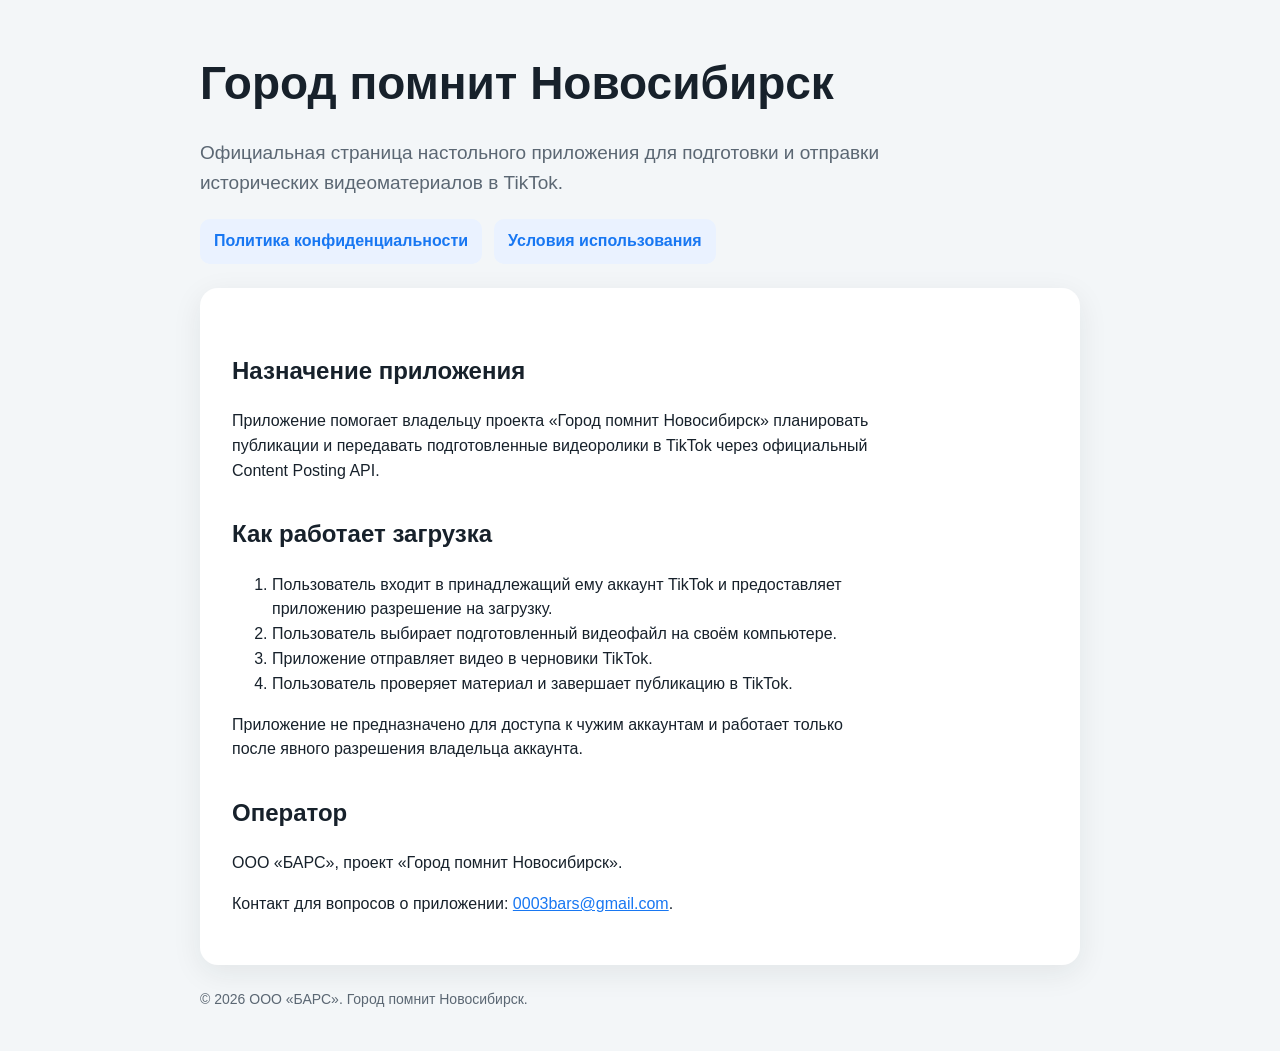
<file: index.html>
<!doctype html>
<html lang="ru">
<head>
  <meta charset="utf-8">
  <meta name="viewport" content="width=device-width, initial-scale=1">
  <title>Город помнит Новосибирск</title>
  <link rel="stylesheet" href="style.css">
</head>
<body>
  <header>
    <h1>Город помнит Новосибирск</h1>
    <p class="lead">Официальная страница настольного приложения для подготовки и отправки исторических видеоматериалов в TikTok.</p>
    <nav>
      <a href="privacy.html">Политика конфиденциальности</a>
      <a href="terms.html">Условия использования</a>
    </nav>
  </header>
  <main>
    <h2>Назначение приложения</h2>
    <p>Приложение помогает владельцу проекта «Город помнит Новосибирск» планировать публикации и передавать подготовленные видеоролики в TikTok через официальный Content Posting API.</p>
    <h2>Как работает загрузка</h2>
    <ol>
      <li>Пользователь входит в принадлежащий ему аккаунт TikTok и предоставляет приложению разрешение на загрузку.</li>
      <li>Пользователь выбирает подготовленный видеофайл на своём компьютере.</li>
      <li>Приложение отправляет видео в черновики TikTok.</li>
      <li>Пользователь проверяет материал и завершает публикацию в TikTok.</li>
    </ol>
    <p>Приложение не предназначено для доступа к чужим аккаунтам и работает только после явного разрешения владельца аккаунта.</p>
    <h2>Оператор</h2>
    <p>ООО «БАРС», проект «Город помнит Новосибирск».</p>
    <p>Контакт для вопросов о приложении: <a href="mailto:0003bars@gmail.com">0003bars@gmail.com</a>.</p>
  </main>
  <footer>© 2026 ООО «БАРС». Город помнит Новосибирск.</footer>
</body>
</html>
</file>
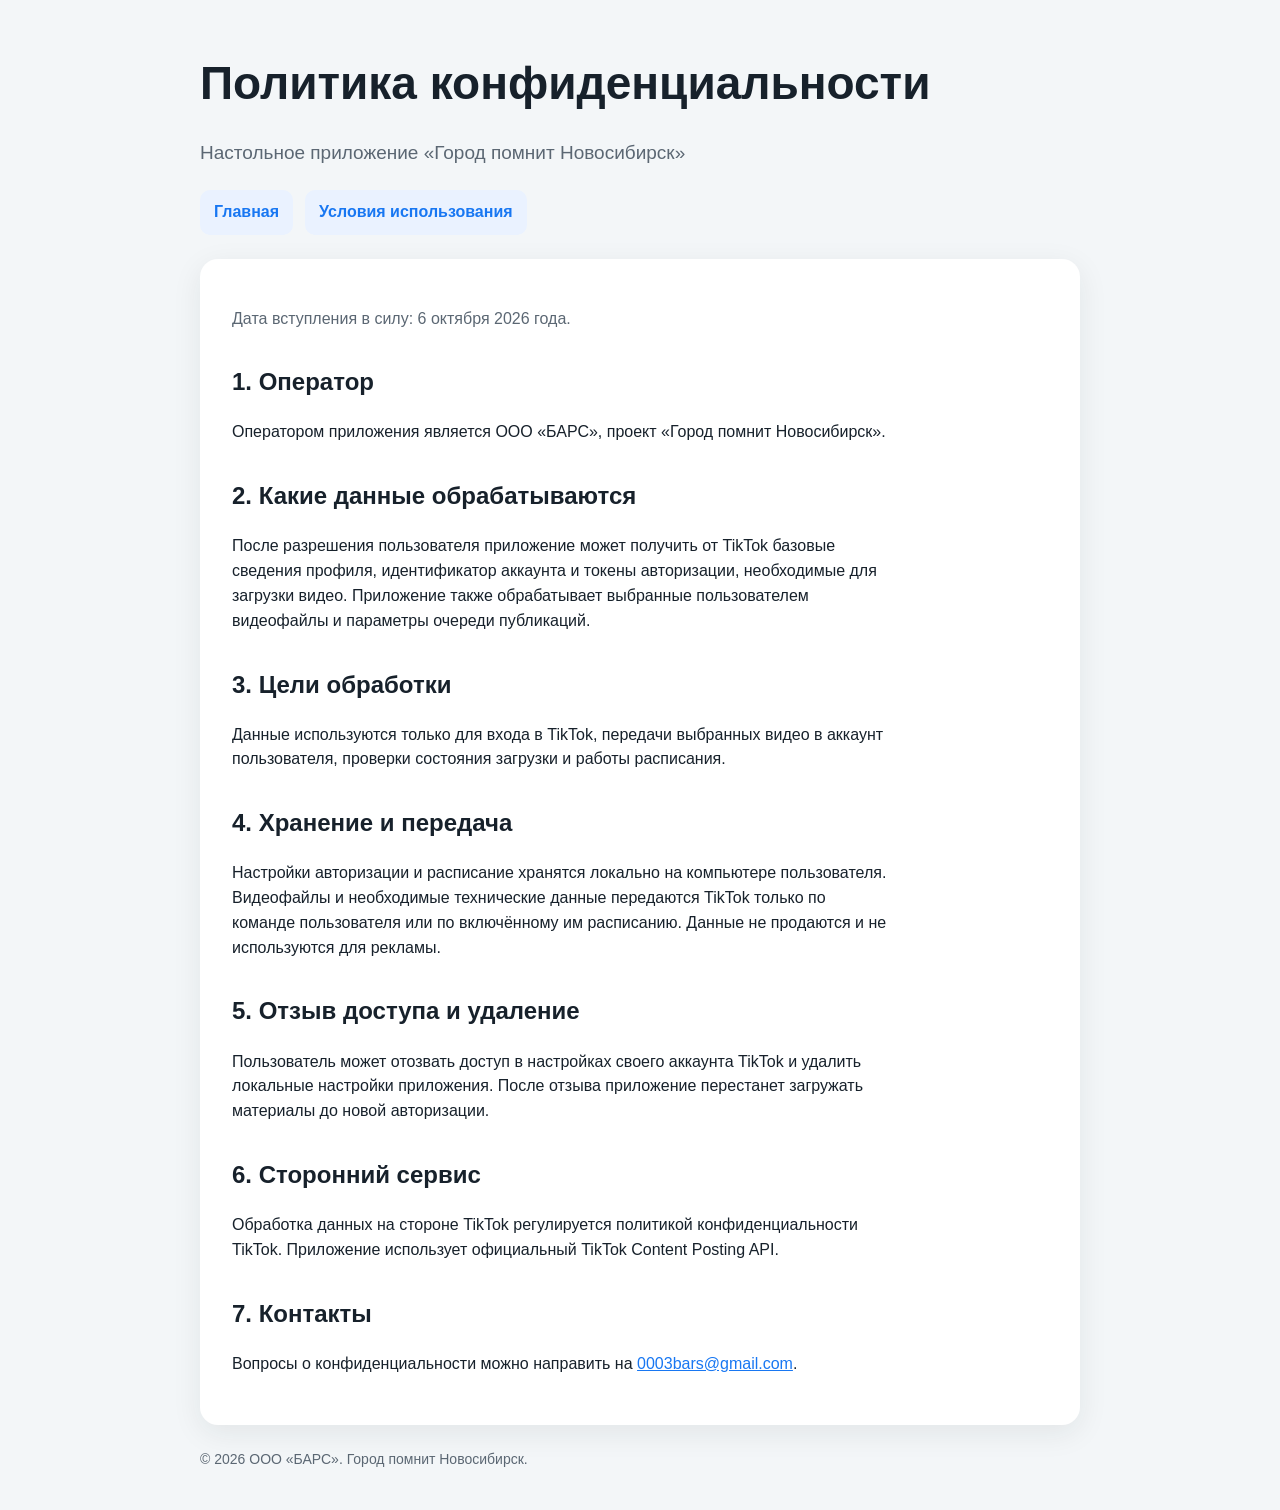
<file: privacy.html>
<!doctype html>
<html lang="ru">
<head>
  <meta charset="utf-8">
  <meta name="viewport" content="width=device-width, initial-scale=1">
  <title>Политика конфиденциальности — Город помнит Новосибирск</title>
  <link rel="stylesheet" href="style.css">
</head>
<body>
  <header>
    <h1>Политика конфиденциальности</h1>
    <p class="lead">Настольное приложение «Город помнит Новосибирск»</p>
    <nav><a href="index.html">Главная</a><a href="terms.html">Условия использования</a></nav>
  </header>
  <main>
    <p class="meta">Дата вступления в силу: 6 октября 2026 года.</p>
    <h2>1. Оператор</h2>
    <p>Оператором приложения является ООО «БАРС», проект «Город помнит Новосибирск».</p>
    <h2>2. Какие данные обрабатываются</h2>
    <p>После разрешения пользователя приложение может получить от TikTok базовые сведения профиля, идентификатор аккаунта и токены авторизации, необходимые для загрузки видео. Приложение также обрабатывает выбранные пользователем видеофайлы и параметры очереди публикаций.</p>
    <h2>3. Цели обработки</h2>
    <p>Данные используются только для входа в TikTok, передачи выбранных видео в аккаунт пользователя, проверки состояния загрузки и работы расписания.</p>
    <h2>4. Хранение и передача</h2>
    <p>Настройки авторизации и расписание хранятся локально на компьютере пользователя. Видеофайлы и необходимые технические данные передаются TikTok только по команде пользователя или по включённому им расписанию. Данные не продаются и не используются для рекламы.</p>
    <h2>5. Отзыв доступа и удаление</h2>
    <p>Пользователь может отозвать доступ в настройках своего аккаунта TikTok и удалить локальные настройки приложения. После отзыва приложение перестанет загружать материалы до новой авторизации.</p>
    <h2>6. Сторонний сервис</h2>
    <p>Обработка данных на стороне TikTok регулируется политикой конфиденциальности TikTok. Приложение использует официальный TikTok Content Posting API.</p>
    <h2>7. Контакты</h2>
    <p>Вопросы о конфиденциальности можно направить на <a href="mailto:0003bars@gmail.com">0003bars@gmail.com</a>.</p>
  </main>
  <footer>© 2026 ООО «БАРС». Город помнит Новосибирск.</footer>
</body>
</html>
</file>
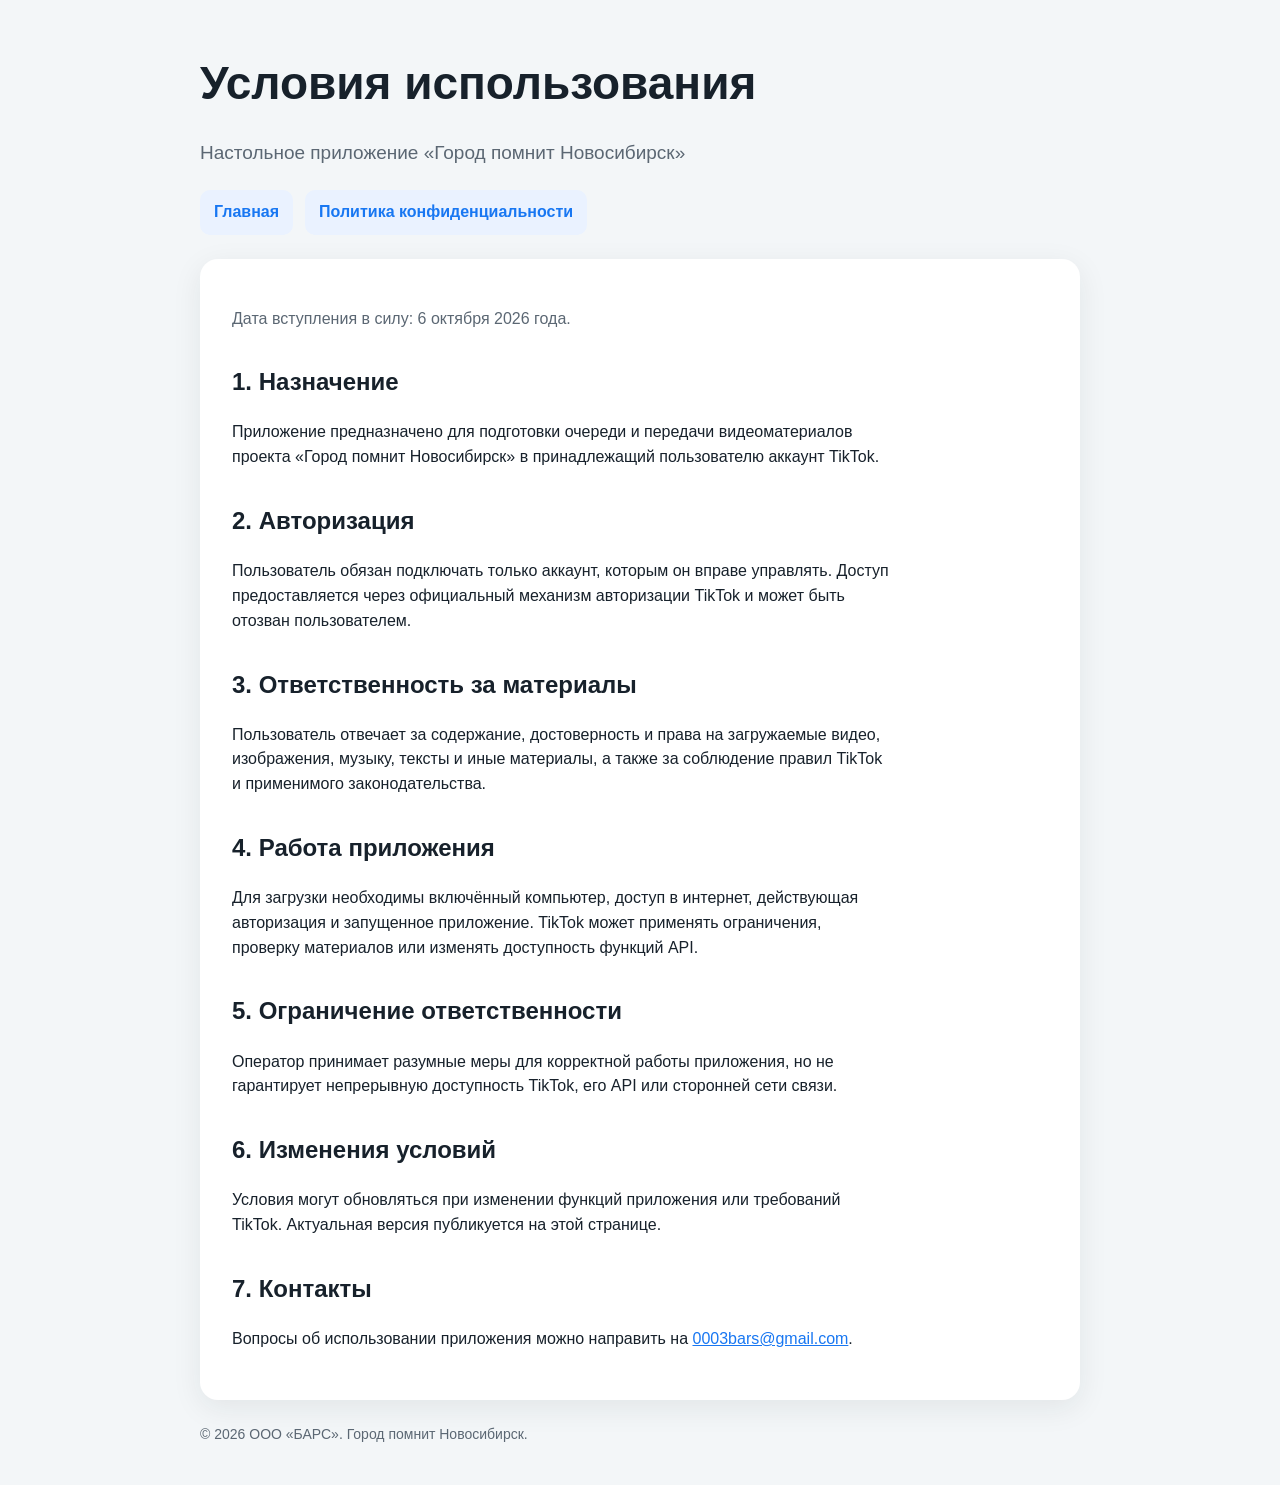
<file: terms.html>
<!doctype html>
<html lang="ru">
<head>
  <meta charset="utf-8">
  <meta name="viewport" content="width=device-width, initial-scale=1">
  <title>Условия использования — Город помнит Новосибирск</title>
  <link rel="stylesheet" href="style.css">
</head>
<body>
  <header>
    <h1>Условия использования</h1>
    <p class="lead">Настольное приложение «Город помнит Новосибирск»</p>
    <nav><a href="index.html">Главная</a><a href="privacy.html">Политика конфиденциальности</a></nav>
  </header>
  <main>
    <p class="meta">Дата вступления в силу: 6 октября 2026 года.</p>
    <h2>1. Назначение</h2>
    <p>Приложение предназначено для подготовки очереди и передачи видеоматериалов проекта «Город помнит Новосибирск» в принадлежащий пользователю аккаунт TikTok.</p>
    <h2>2. Авторизация</h2>
    <p>Пользователь обязан подключать только аккаунт, которым он вправе управлять. Доступ предоставляется через официальный механизм авторизации TikTok и может быть отозван пользователем.</p>
    <h2>3. Ответственность за материалы</h2>
    <p>Пользователь отвечает за содержание, достоверность и права на загружаемые видео, изображения, музыку, тексты и иные материалы, а также за соблюдение правил TikTok и применимого законодательства.</p>
    <h2>4. Работа приложения</h2>
    <p>Для загрузки необходимы включённый компьютер, доступ в интернет, действующая авторизация и запущенное приложение. TikTok может применять ограничения, проверку материалов или изменять доступность функций API.</p>
    <h2>5. Ограничение ответственности</h2>
    <p>Оператор принимает разумные меры для корректной работы приложения, но не гарантирует непрерывную доступность TikTok, его API или сторонней сети связи.</p>
    <h2>6. Изменения условий</h2>
    <p>Условия могут обновляться при изменении функций приложения или требований TikTok. Актуальная версия публикуется на этой странице.</p>
    <h2>7. Контакты</h2>
    <p>Вопросы об использовании приложения можно направить на <a href="mailto:0003bars@gmail.com">0003bars@gmail.com</a>.</p>
  </main>
  <footer>© 2026 ООО «БАРС». Город помнит Новосибирск.</footer>
</body>
</html>
</file>
<file: style.css>
:root {
  color-scheme: light;
  --ink: #17212b;
  --muted: #5b6773;
  --paper: #ffffff;
  --soft: #f3f6f8;
  --accent: #1877f2;
}

* { box-sizing: border-box; }

body {
  margin: 0;
  font-family: Arial, Helvetica, sans-serif;
  color: var(--ink);
  background: var(--soft);
  line-height: 1.55;
}

header, main, footer {
  width: min(880px, calc(100% - 32px));
  margin: 0 auto;
}

header { padding: 48px 0 24px; }
main {
  background: var(--paper);
  border-radius: 18px;
  padding: 32px;
  box-shadow: 0 8px 30px rgba(23, 33, 43, 0.08);
}
footer { padding: 24px 0 40px; color: var(--muted); font-size: 14px; }
h1 { margin: 0 0 10px; font-size: clamp(30px, 5vw, 46px); }
h2 { margin-top: 32px; }
p, li { max-width: 74ch; }
.lead { color: var(--muted); font-size: 19px; }
nav { display: flex; flex-wrap: wrap; gap: 12px; margin-top: 22px; }
a { color: var(--accent); }
nav a {
  display: inline-block;
  padding: 10px 14px;
  border-radius: 10px;
  background: #eaf2ff;
  text-decoration: none;
  font-weight: 700;
}
.meta { color: var(--muted); }

@media (max-width: 560px) {
  header { padding-top: 28px; }
  main { padding: 22px; }
}
</file>
